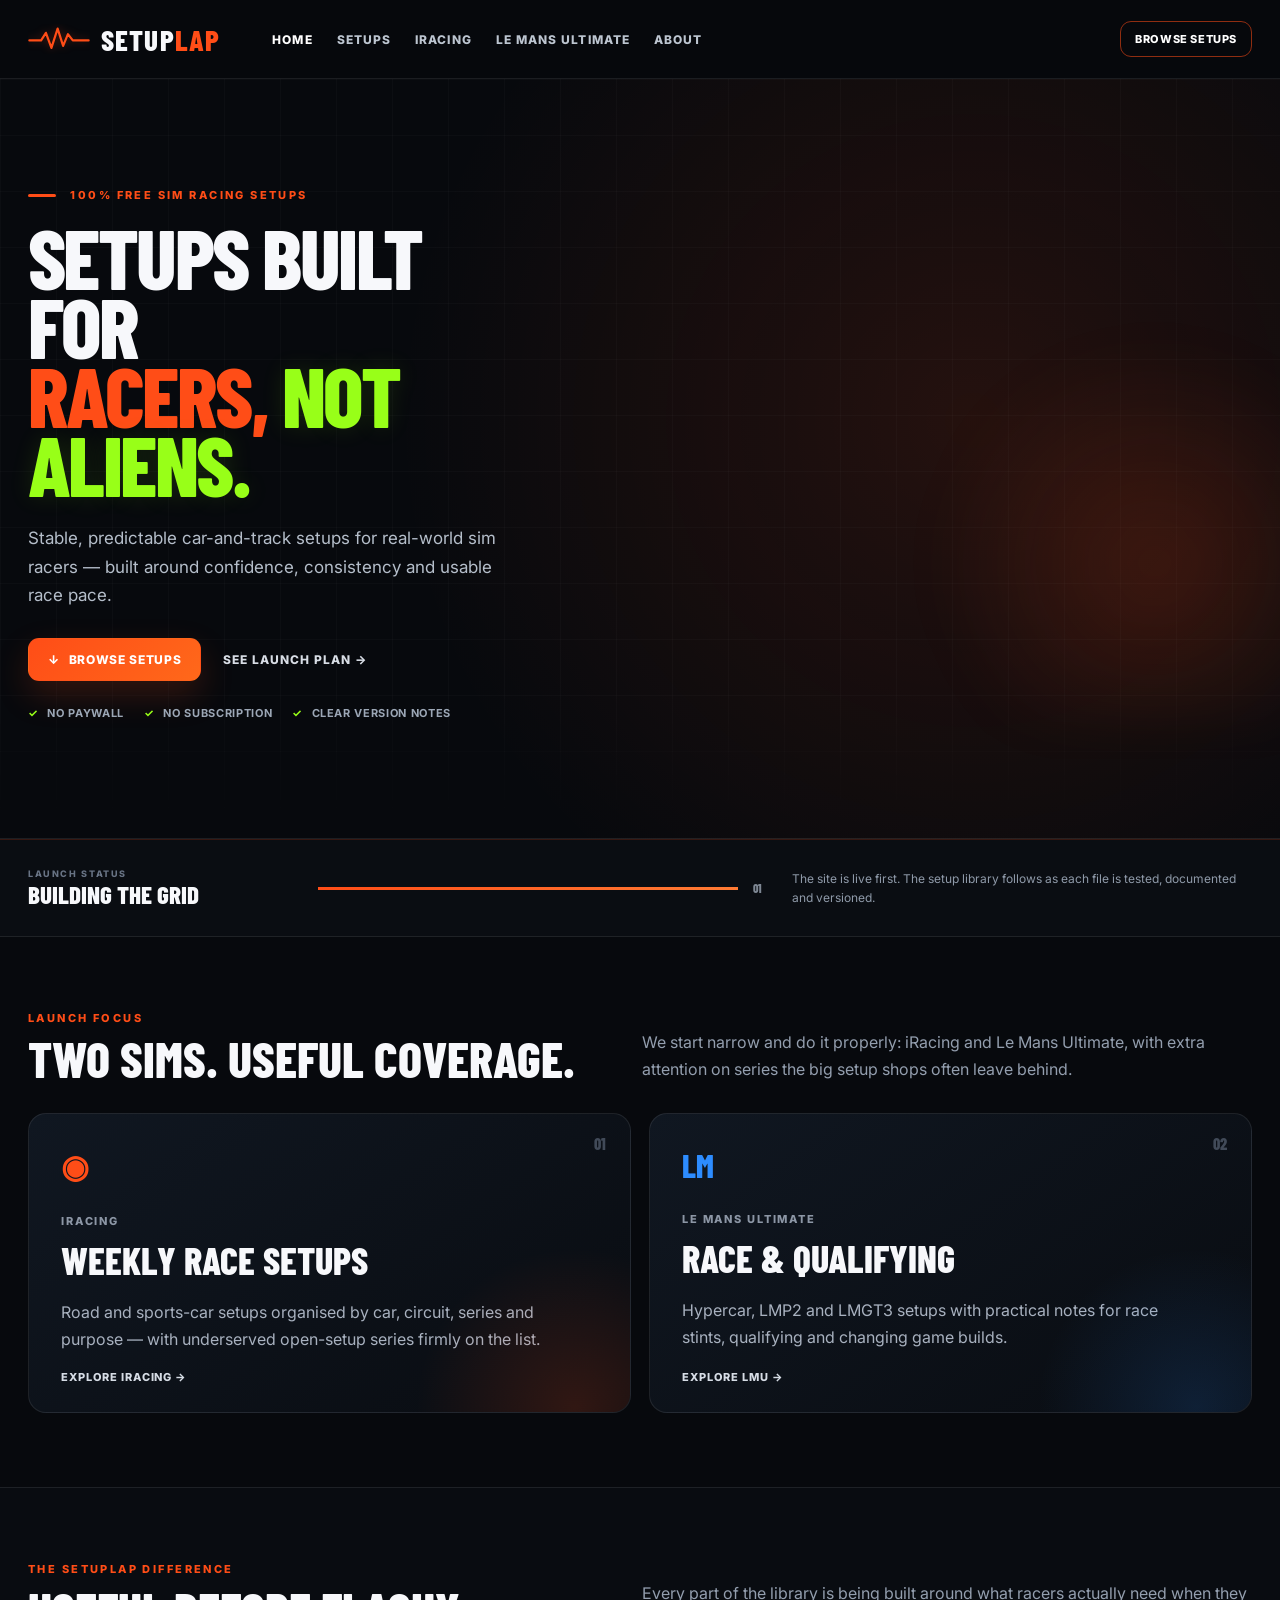
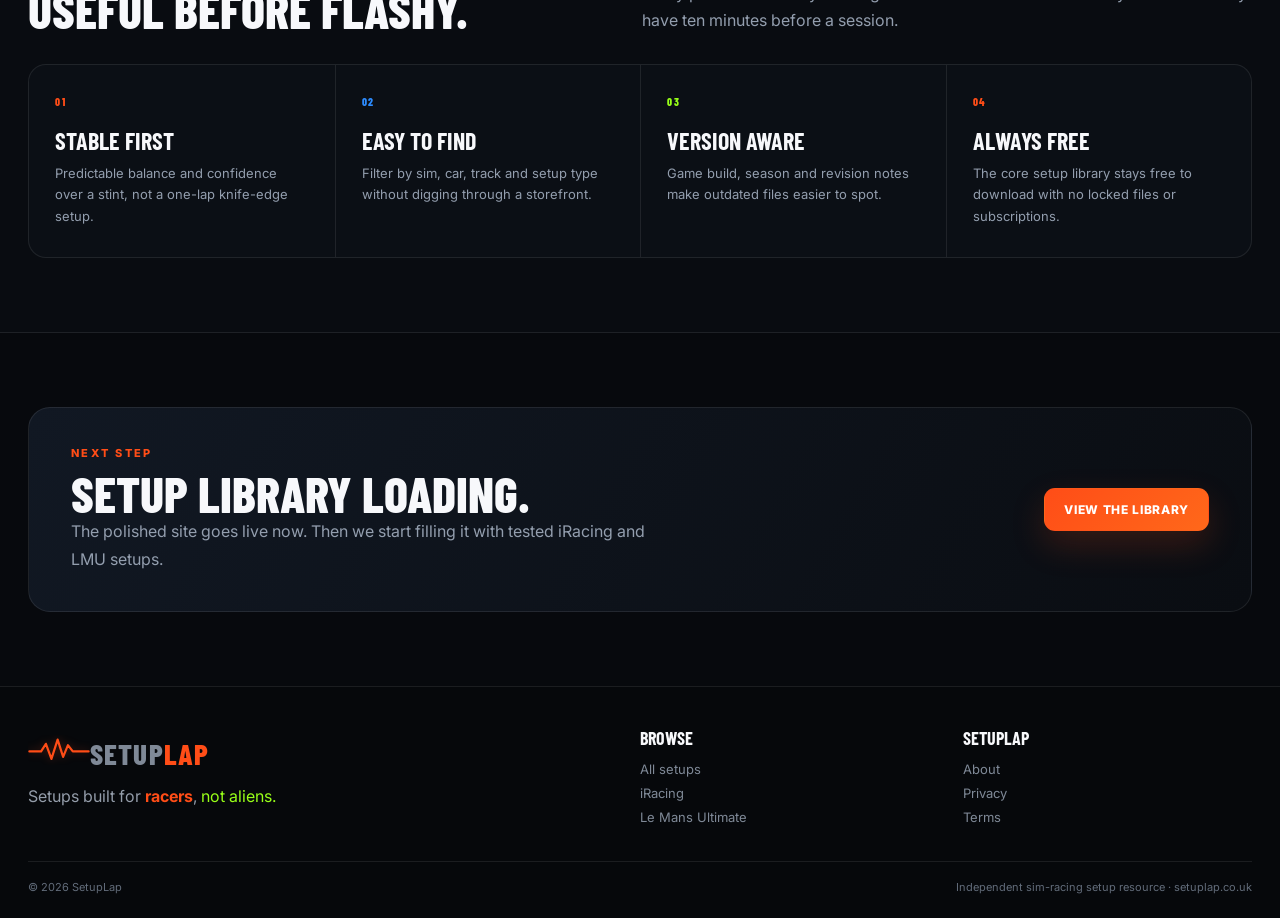
<file: index.html>
<!doctype html><html lang="en-GB"><head><meta charset="utf-8"><meta name="viewport" content="width=device-width,initial-scale=1"><title>SetupLap — Free iRacing & Le Mans Ultimate Setups</title><meta name="description" content="Free iRacing and Le Mans Ultimate setups built for consistency, confidence and real race pace. Setups built for racers, not aliens."><link rel="canonical" href="https://setuplap.co.uk/"><link rel="icon" href="favicon.svg" type="image/svg+xml"><meta name="theme-color" content="#07090d"><meta property="og:title" content="SetupLap — Setups built for racers, not aliens."><meta property="og:description" content="Free sim racing setups for iRacing and Le Mans Ultimate."><meta property="og:type" content="website"><meta property="og:url" content="https://setuplap.co.uk/"><meta name="twitter:card" content="summary"><meta name="twitter:title" content="SetupLap — Setups built for racers, not aliens."><meta name="twitter:description" content="Free iRacing and Le Mans Ultimate setups built for real racers."><link rel="stylesheet" href="styles.css"><link rel="stylesheet" href="hero-refresh.css"></head><body>
<header class="site-header"><div class="wrap nav"><a class="brand" href="index.html" aria-label="SetupLap home"><svg viewBox="0 0 90 34"><path d="M2 19h17l7-11 8 22 9-28 8 25 7-17 7 9h23"/></svg><strong>SETUP<span>LAP</span></strong></a><nav class="nav-links"><a class="active" href="index.html">Home</a><a href="browse.html">Setups</a><a href="iracing.html">iRacing</a><a href="lmu.html">Le Mans Ultimate</a><a href="about.html">About</a></nav><div class="nav-actions"><a class="btn compact" href="browse.html">Browse setups</a><button class="mobile-toggle" aria-label="Open menu">☰</button></div></div></header>
<main>
<section class="hero hero-polished"><div class="hero-tracklines"></div><div class="wrap hero-inner"><div class="hero-content"><div class="eyebrow"><i></i> 100% free sim racing setups</div><h1>Setups built for<br><span class="racers">racers,</span> <span class="aliens">not aliens.</span></h1><p class="hero-copy">Stable, predictable car-and-track setups for real-world sim racers — built around confidence, consistency and usable race pace.</p><div class="hero-actions"><a class="btn primary" href="browse.html"><span>↓</span> Browse setups</a><a class="text-link" href="#launch">See launch plan →</a></div><div class="trust-row"><span><b>✓</b> No paywall</span><span><b>✓</b> No subscription</span><span><b>✓</b> Clear version notes</span></div></div><div class="hero-visual"><div class="hero-art-wrap"><picture><source srcset="hero-photo-hq.webp?v=4" type="image/webp"><img class="hero-art" src="hero-photo.jpg?v=4" alt="Dark GT race car at sunset with SUL-P1 rear marking" fetchpriority="high" decoding="async"></picture></div></div></div></section>
<section class="launch-strip"><div class="wrap launch-grid"><div><span class="micro">Launch status</span><strong>BUILDING THE GRID</strong></div><div class="launch-line"><i></i><b>01</b></div><div class="launch-copy">The site is live first. The setup library follows as each file is tested, documented and versioned.</div></div></section>
<section class="section" id="launch"><div class="wrap"><div class="section-head"><div><div class="eyebrow">Launch focus</div><h2>Two sims. Useful coverage.</h2></div><p>We start narrow and do it properly: iRacing and Le Mans Ultimate, with extra attention on series the big setup shops often leave behind.</p></div><div class="sim-grid polished"><a class="sim-card iracing" href="iracing.html"><div class="sim-number">01</div><div class="sim-icon">◉</div><div class="sim-kicker">iRacing</div><h3>Weekly race setups</h3><p>Road and sports-car setups organised by car, circuit, series and purpose — with underserved open-setup series firmly on the list.</p><div class="card-link">Explore iRacing →</div></a><a class="sim-card lmu" href="lmu.html"><div class="sim-number">02</div><div class="sim-icon blue">LM</div><div class="sim-kicker">Le Mans Ultimate</div><h3>Race & qualifying</h3><p>Hypercar, LMP2 and LMGT3 setups with practical notes for race stints, qualifying and changing game builds.</p><div class="card-link">Explore LMU →</div></a></div></div></section>
<section class="section dark-band"><div class="wrap"><div class="section-head"><div><div class="eyebrow">The SetupLap difference</div><h2>Useful before flashy.</h2></div><p>Every part of the library is being built around what racers actually need when they have ten minutes before a session.</p></div><div class="feature-row clean"><div class="feature"><div class="feature-num">01</div><b>Stable first</b><p>Predictable balance and confidence over a stint, not a one-lap knife-edge setup.</p></div><div class="feature"><div class="feature-num blue">02</div><b>Easy to find</b><p>Filter by sim, car, track and setup type without digging through a storefront.</p></div><div class="feature"><div class="feature-num green">03</div><b>Version aware</b><p>Game build, season and revision notes make outdated files easier to spot.</p></div><div class="feature"><div class="feature-num">04</div><b>Always free</b><p>The core setup library stays free to download with no locked files or subscriptions.</p></div></div></div></section>
<section class="section"><div class="wrap launch-cta"><div><div class="eyebrow">Next step</div><h2>Setup library loading.</h2><p>The polished site goes live now. Then we start filling it with tested iRacing and LMU setups.</p></div><a class="btn primary" href="browse.html">View the library</a></div></section>
</main>
<footer class="site-footer"><div class="wrap"><div class="footer-grid"><div><a class="brand" href="index.html"><svg viewBox="0 0 90 34"><path d="M2 19h17l7-11 8 22 9-28 8 25 7-17 7 9h23"/></svg><strong>SETUP<span>LAP</span></strong></a><p class="footer-tag">Setups built for <b>racers</b>, <em>not aliens.</em></p></div><div><h4>Browse</h4><a href="browse.html">All setups</a><a href="iracing.html">iRacing</a><a href="lmu.html">Le Mans Ultimate</a></div><div><h4>SetupLap</h4><a href="about.html">About</a><a href="privacy.html">Privacy</a><a href="terms.html">Terms</a></div></div><div class="footer-bottom"><span>© 2026 SetupLap</span><span>Independent sim-racing setup resource · setuplap.co.uk</span></div></div></footer><script src="app.js"></script></body></html>
</file>
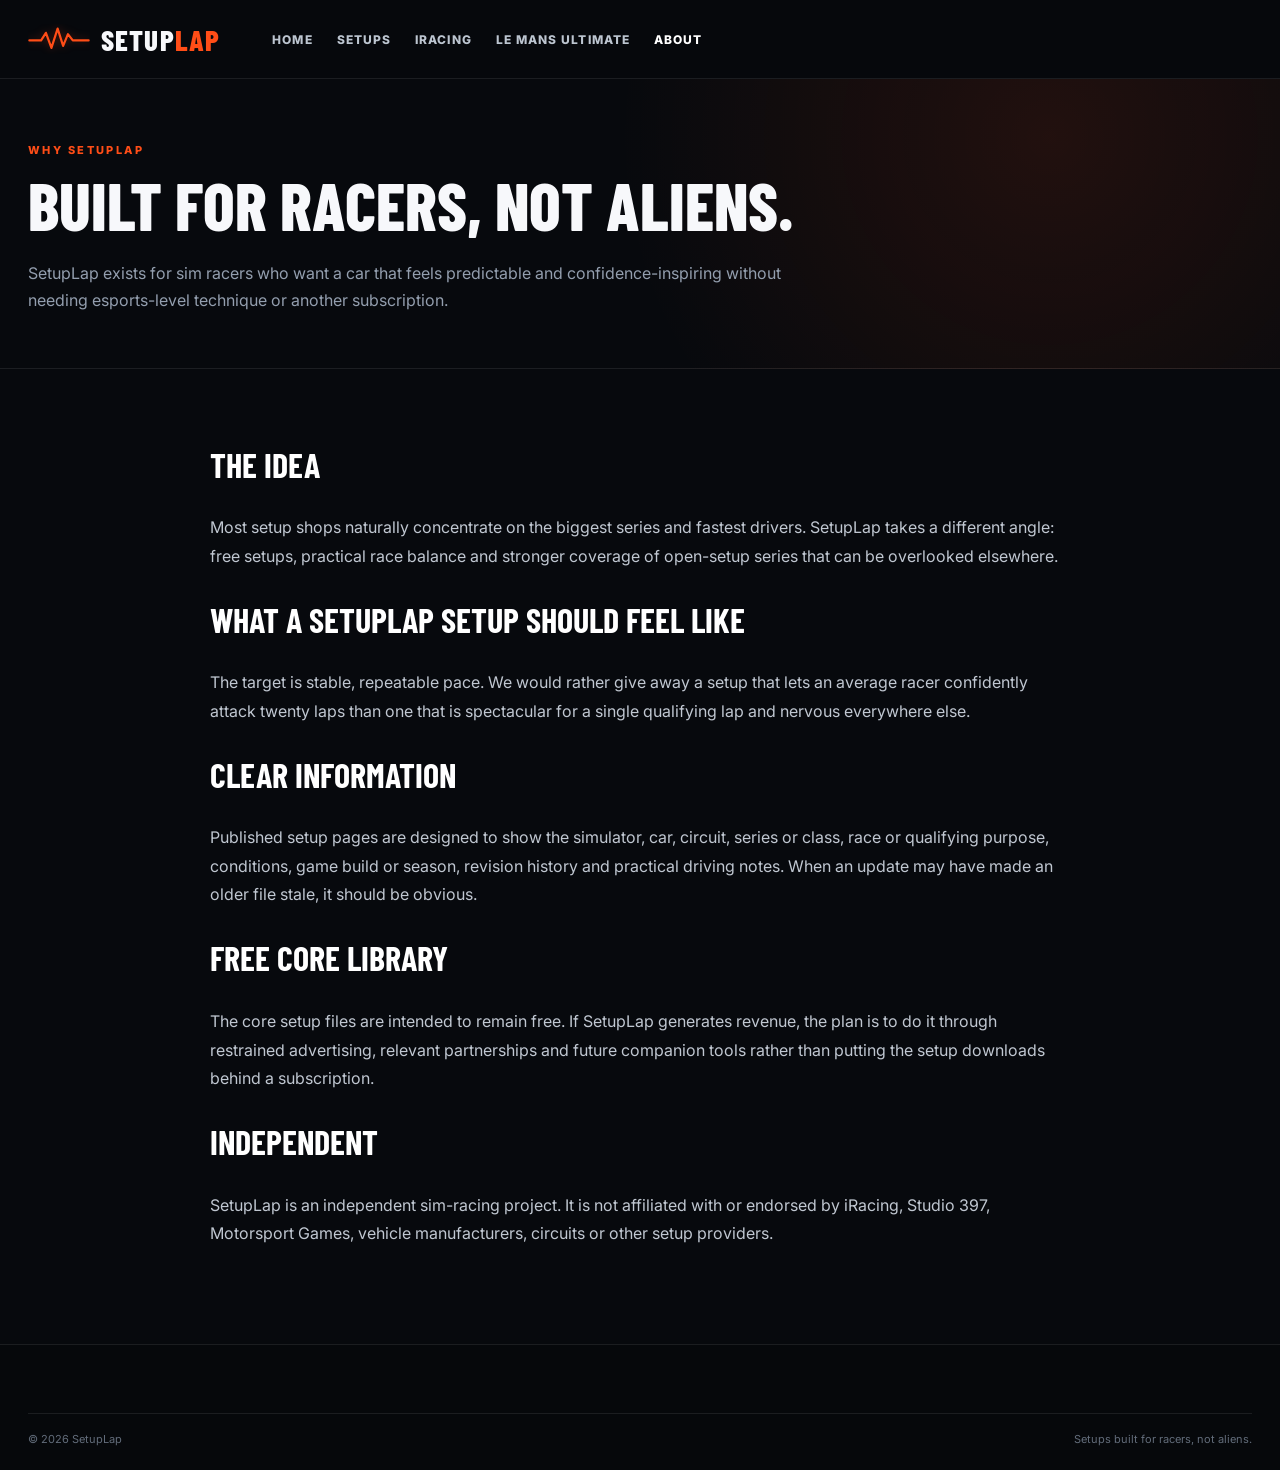
<file: about.html>
<!doctype html><html lang="en-GB"><head><meta charset="utf-8"><meta name="viewport" content="width=device-width,initial-scale=1"><title>About SetupLap — Setups for Real Racers</title><meta name="description" content="Why SetupLap exists: free, practical iRacing and Le Mans Ultimate setups built for confidence, consistency and race pace."><link rel="canonical" href="https://setuplap.co.uk/about.html"><link rel="icon" href="favicon.svg" type="image/svg+xml"><link rel="stylesheet" href="styles.css"></head><body><header class="site-header"><div class="wrap nav"><a class="brand" href="index.html"><svg viewBox="0 0 90 34"><path d="M2 19h17l7-11 8 22 9-28 8 25 7-17 7 9h23"/></svg><strong>SETUP<span>LAP</span></strong></a><nav class="nav-links"><a href="index.html">Home</a><a href="browse.html">Setups</a><a href="iracing.html">iRacing</a><a href="lmu.html">Le Mans Ultimate</a><a class="active" href="about.html">About</a></nav><button class="mobile-toggle" aria-label="Open menu">☰</button></div></header><section class="page-hero"><div class="wrap"><div class="eyebrow">Why SetupLap</div><h1>Built for racers, not aliens.</h1><p>SetupLap exists for sim racers who want a car that feels predictable and confidence-inspiring without needing esports-level technique or another subscription.</p></div></section><main class="wrap prose"><h2>The idea</h2><p>Most setup shops naturally concentrate on the biggest series and fastest drivers. SetupLap takes a different angle: free setups, practical race balance and stronger coverage of open-setup series that can be overlooked elsewhere.</p><h2>What a SetupLap setup should feel like</h2><p>The target is stable, repeatable pace. We would rather give away a setup that lets an average racer confidently attack twenty laps than one that is spectacular for a single qualifying lap and nervous everywhere else.</p><h2>Clear information</h2><p>Published setup pages are designed to show the simulator, car, circuit, series or class, race or qualifying purpose, conditions, game build or season, revision history and practical driving notes. When an update may have made an older file stale, it should be obvious.</p><h2>Free core library</h2><p>The core setup files are intended to remain free. If SetupLap generates revenue, the plan is to do it through restrained advertising, relevant partnerships and future companion tools rather than putting the setup downloads behind a subscription.</p><h2>Independent</h2><p>SetupLap is an independent sim-racing project. It is not affiliated with or endorsed by iRacing, Studio 397, Motorsport Games, vehicle manufacturers, circuits or other setup providers.</p></main><footer class="site-footer"><div class="wrap"><div class="footer-bottom"><span>© 2026 SetupLap</span><span>Setups built for racers, not aliens.</span></div></div></footer><script src="app.js"></script></body></html>
</file>
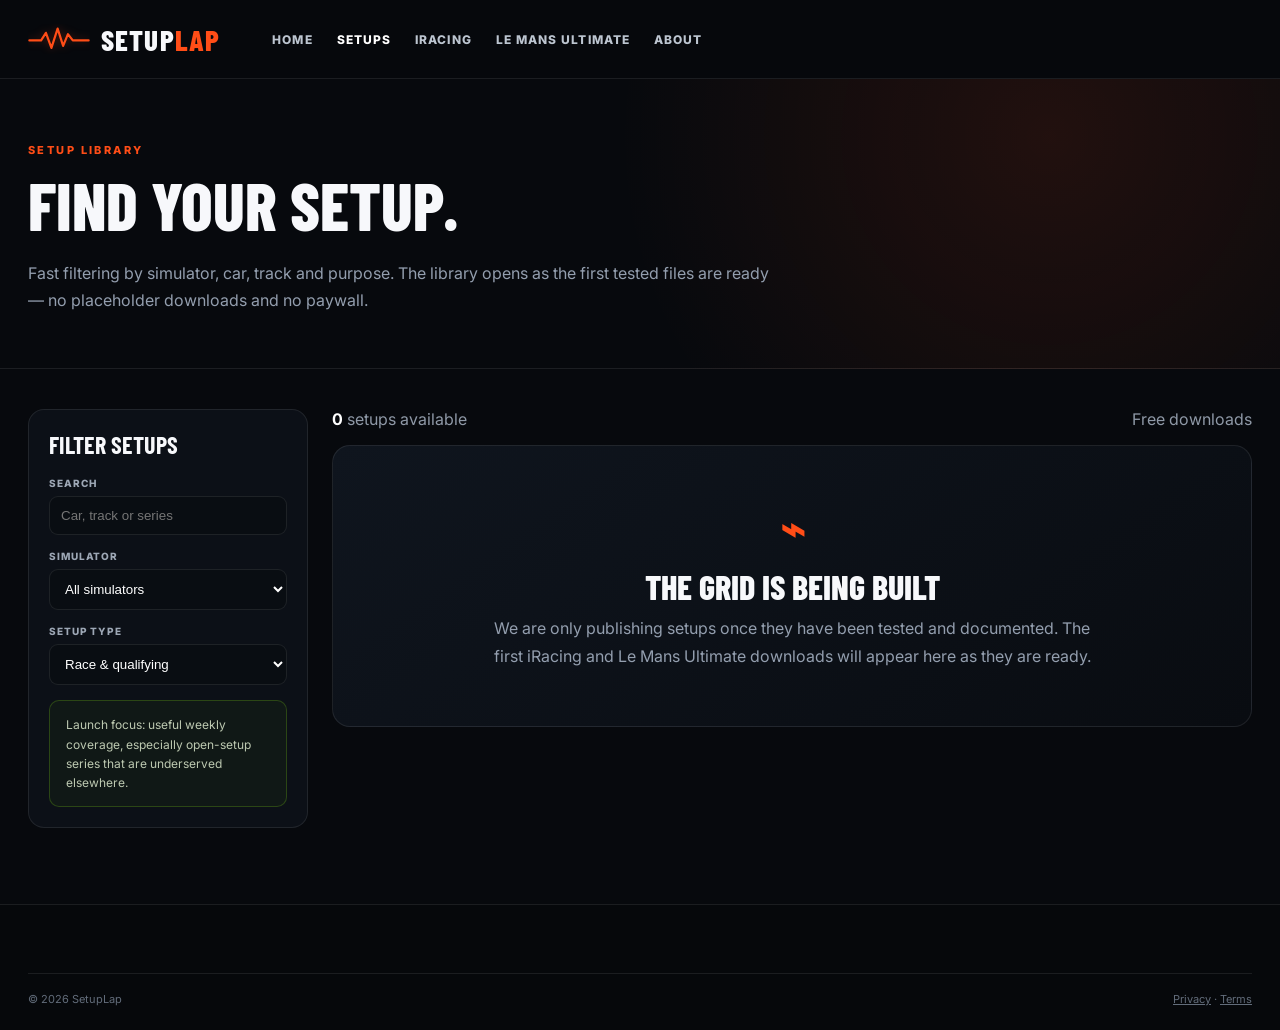
<file: browse.html>
<!doctype html><html lang="en-GB"><head><meta charset="utf-8"><meta name="viewport" content="width=device-width,initial-scale=1"><title>Browse Free Sim Racing Setups — SetupLap</title><meta name="description" content="Browse free iRacing and Le Mans Ultimate setups by simulator, car, track and setup type."><link rel="canonical" href="https://setuplap.co.uk/browse.html"><link rel="icon" href="favicon.svg" type="image/svg+xml"><meta name="theme-color" content="#07090d"><meta property="og:title" content="Browse Free Sim Racing Setups — SetupLap"><meta property="og:description" content="Find free iRacing and Le Mans Ultimate setups by car, track and purpose."><meta property="og:type" content="website"><link rel="stylesheet" href="styles.css"></head><body><header class="site-header"><div class="wrap nav"><a class="brand" href="index.html"><svg viewBox="0 0 90 34"><path d="M2 19h17l7-11 8 22 9-28 8 25 7-17 7 9h23"/></svg><strong>SETUP<span>LAP</span></strong></a><nav class="nav-links"><a href="index.html">Home</a><a class="active" href="browse.html">Setups</a><a href="iracing.html">iRacing</a><a href="lmu.html">Le Mans Ultimate</a><a href="about.html">About</a></nav><button class="mobile-toggle" aria-label="Open menu">☰</button></div></header><section class="page-hero"><div class="wrap"><div class="eyebrow">Setup library</div><h1>Find your setup.</h1><p>Fast filtering by simulator, car, track and purpose. The library opens as the first tested files are ready — no placeholder downloads and no paywall.</p></div></section><main class="wrap browse-layout"><aside class="filters"><h3>Filter setups</h3><div class="field"><label>Search</label><input id="q" placeholder="Car, track or series"></div><div class="field"><label>Simulator</label><select id="sim"><option value="">All simulators</option><option>iRacing</option><option>Le Mans Ultimate</option></select></div><div class="field"><label>Setup type</label><select id="type"><option value="">Race & qualifying</option><option>Race</option><option>Qualifying</option></select></div><div class="notice">Launch focus: useful weekly coverage, especially open-setup series that are underserved elsewhere.</div></aside><section><div class="results-bar"><div><strong data-count>0</strong> setups available</div><span>Free downloads</span></div><div class="browse-grid" data-results></div></section></main><footer class="site-footer"><div class="wrap"><div class="footer-bottom"><span>© 2026 SetupLap</span><span><a href="privacy.html">Privacy</a> · <a href="terms.html">Terms</a></span></div></div></footer><script src="app.js"></script><script>const p=new URLSearchParams(location.search);if(p.get('sim')){document.querySelector('#sim').value=p.get('sim');document.querySelector('#sim').dispatchEvent(new Event('change'))}</script></body></html>
</file>
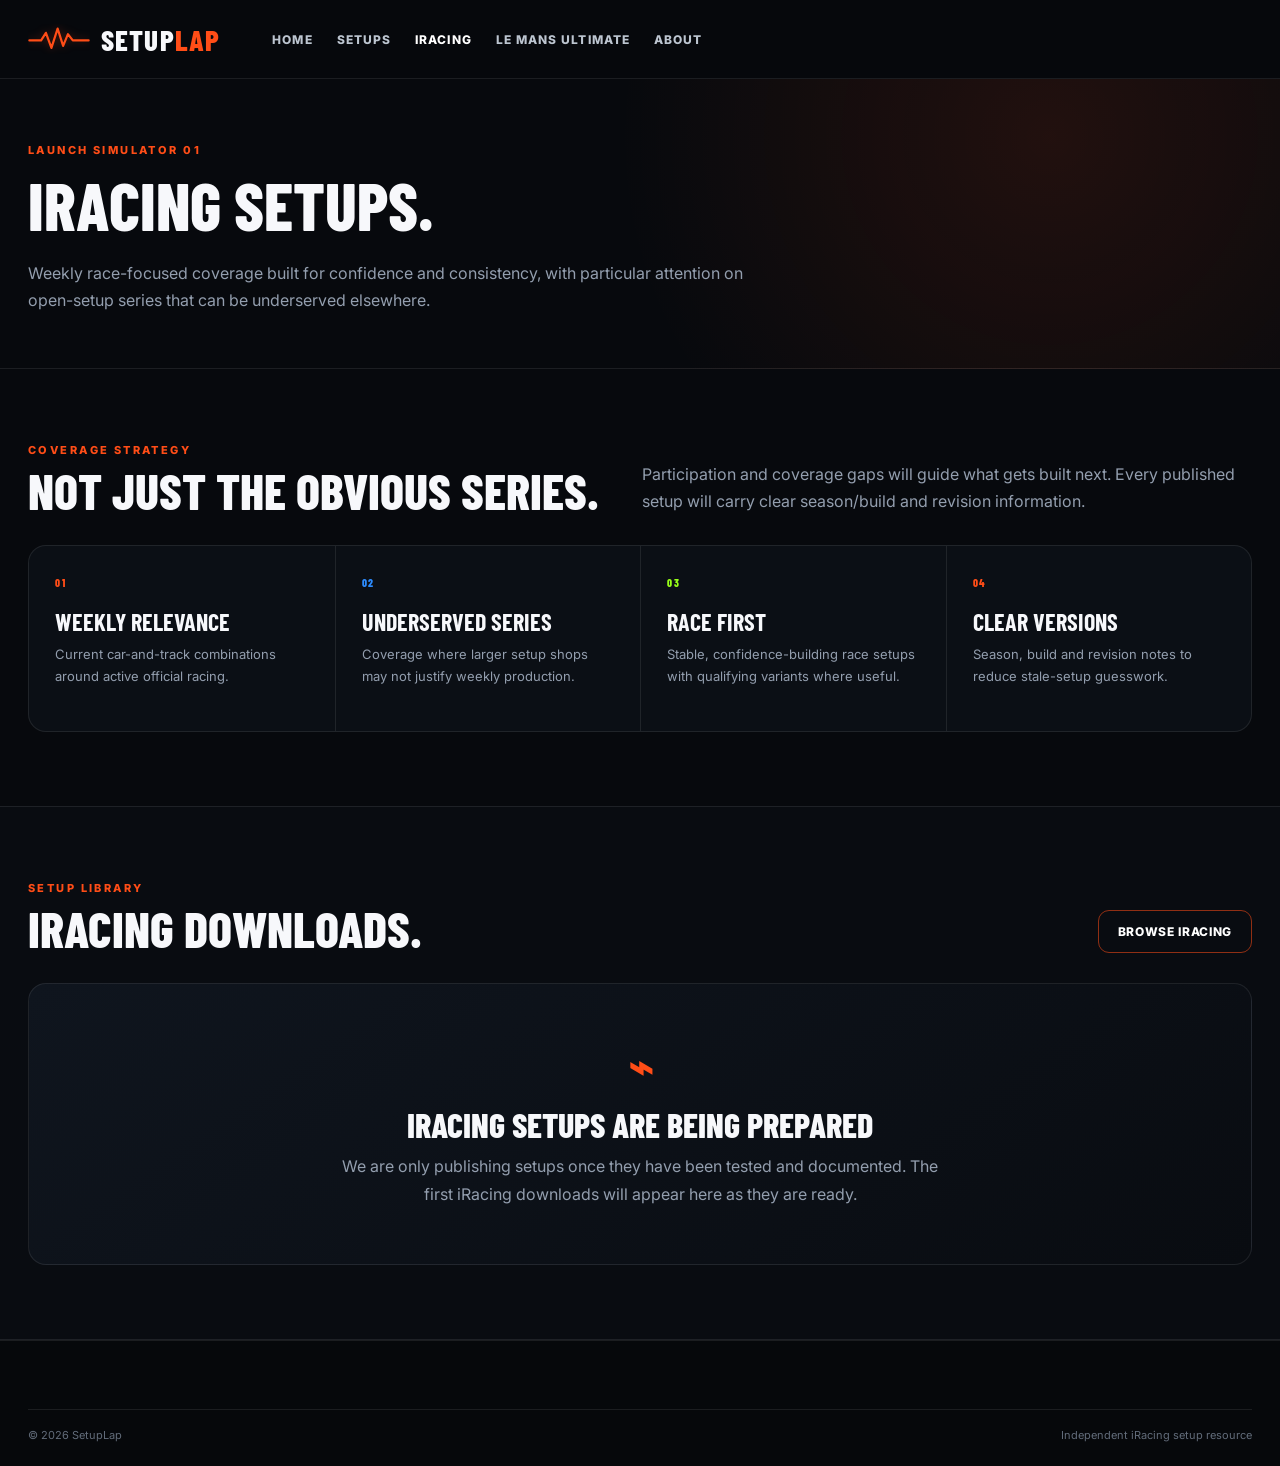
<file: iracing.html>
<!doctype html><html lang="en-GB"><head><meta charset="utf-8"><meta name="viewport" content="width=device-width,initial-scale=1"><title>Free iRacing Setups — SetupLap</title><meta name="description" content="Free iRacing setups focused on stable race pace, clear metadata and underserved open-setup series."><link rel="canonical" href="https://setuplap.co.uk/iracing.html"><link rel="icon" href="favicon.svg" type="image/svg+xml"><meta name="theme-color" content="#07090d"><meta property="og:title" content="Free iRacing Setups — SetupLap"><meta property="og:description" content="Stable, race-focused iRacing setups built for racers, not aliens."><meta property="og:type" content="website"><link rel="stylesheet" href="styles.css"></head><body data-sim="iRacing"><header class="site-header"><div class="wrap nav"><a class="brand" href="index.html"><svg viewBox="0 0 90 34"><path d="M2 19h17l7-11 8 22 9-28 8 25 7-17 7 9h23"/></svg><strong>SETUP<span>LAP</span></strong></a><nav class="nav-links"><a href="index.html">Home</a><a href="browse.html">Setups</a><a class="active" href="iracing.html">iRacing</a><a href="lmu.html">Le Mans Ultimate</a><a href="about.html">About</a></nav><button class="mobile-toggle" aria-label="Open menu">☰</button></div></header><section class="page-hero"><div class="wrap"><div class="eyebrow">Launch simulator 01</div><h1>iRacing setups.</h1><p>Weekly race-focused coverage built for confidence and consistency, with particular attention on open-setup series that can be underserved elsewhere.</p></div></section><main><section class="section"><div class="wrap"><div class="section-head"><div><div class="eyebrow">Coverage strategy</div><h2>Not just the obvious series.</h2></div><p>Participation and coverage gaps will guide what gets built next. Every published setup will carry clear season/build and revision information.</p></div><div class="feature-row clean"><div class="feature"><div class="feature-num">01</div><b>Weekly relevance</b><p>Current car-and-track combinations around active official racing.</p></div><div class="feature"><div class="feature-num blue">02</div><b>Underserved series</b><p>Coverage where larger setup shops may not justify weekly production.</p></div><div class="feature"><div class="feature-num green">03</div><b>Race first</b><p>Stable, confidence-building race setups with qualifying variants where useful.</p></div><div class="feature"><div class="feature-num">04</div><b>Clear versions</b><p>Season, build and revision notes to reduce stale-setup guesswork.</p></div></div></div></section><section class="section dark-band"><div class="wrap"><div class="section-head"><div><div class="eyebrow">Setup library</div><h2>iRacing downloads.</h2></div><a class="btn ghost" href="browse.html?sim=iRacing">Browse iRacing</a></div><div class="latest-grid" data-sim-results></div></div></section></main><footer class="site-footer"><div class="wrap"><div class="footer-bottom"><span>© 2026 SetupLap</span><span>Independent iRacing setup resource</span></div></div></footer><script src="app.js"></script></body></html>
</file>
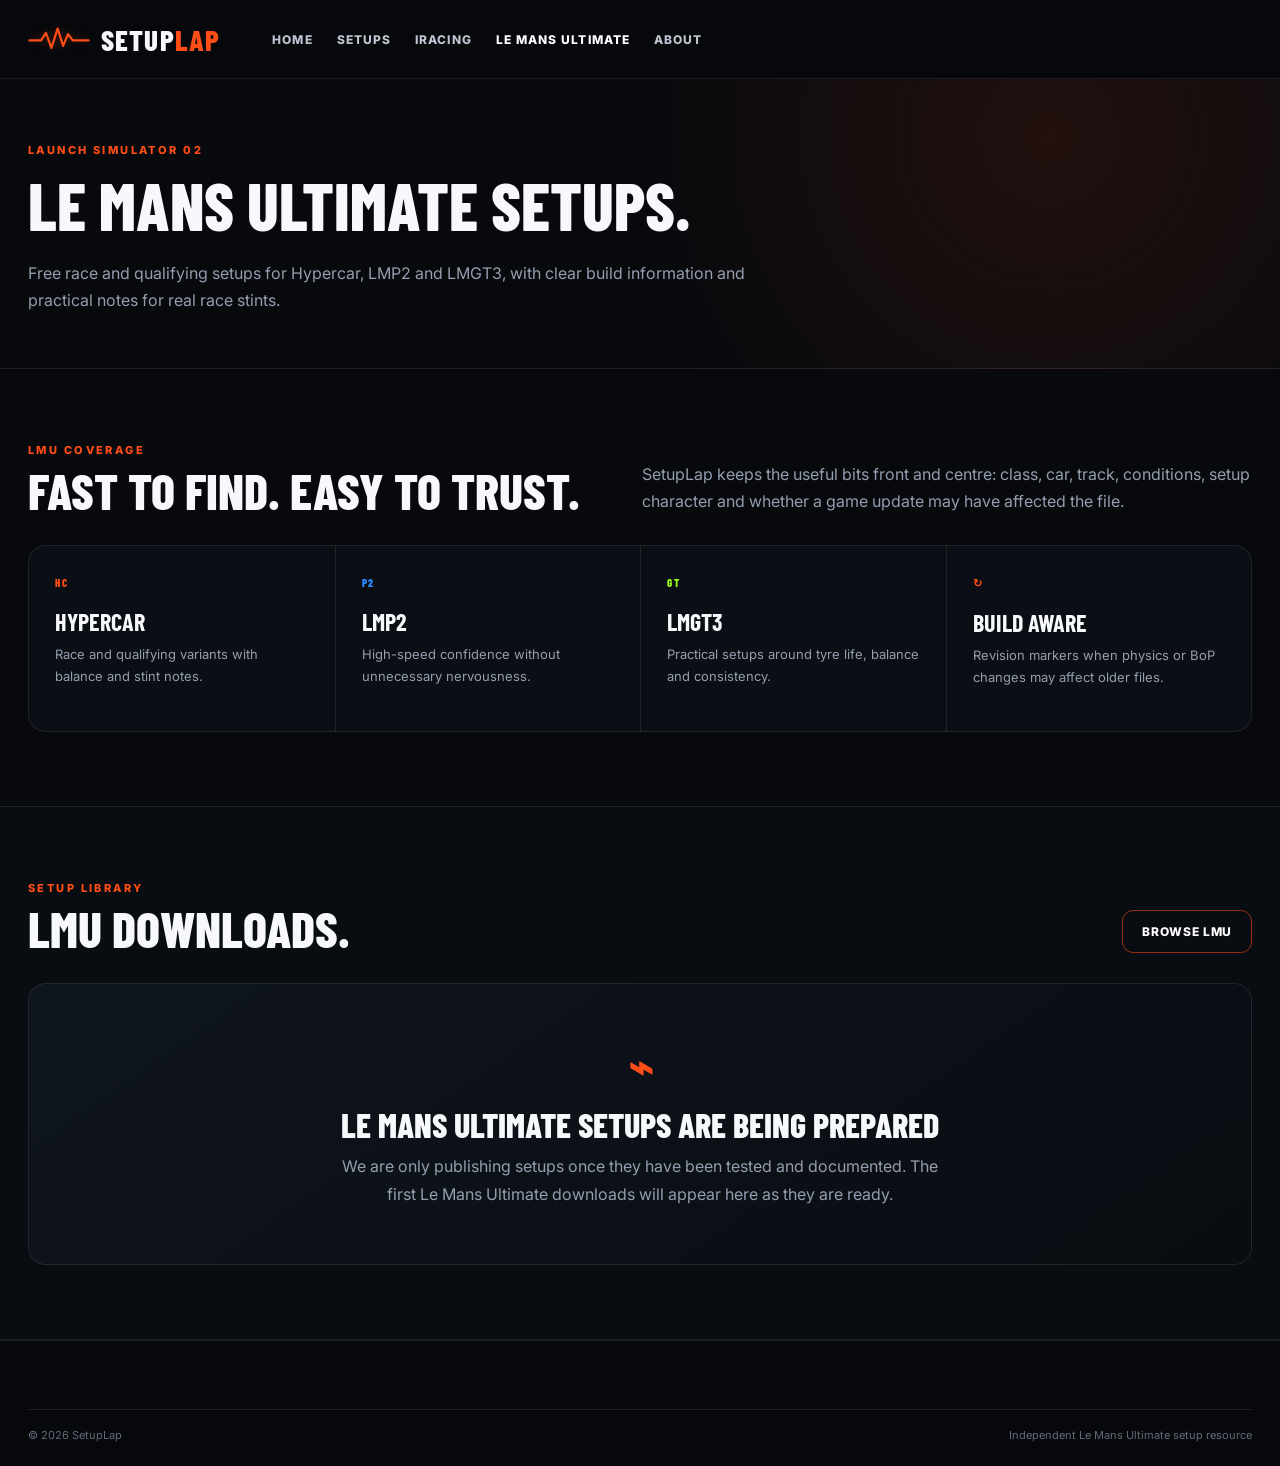
<file: lmu.html>
<!doctype html><html lang="en-GB"><head><meta charset="utf-8"><meta name="viewport" content="width=device-width,initial-scale=1"><title>Free Le Mans Ultimate Setups — SetupLap</title><meta name="description" content="Free Le Mans Ultimate setups for Hypercar, LMP2 and LMGT3 with practical race and qualifying notes."><link rel="canonical" href="https://setuplap.co.uk/lmu.html"><link rel="icon" href="favicon.svg" type="image/svg+xml"><meta name="theme-color" content="#07090d"><meta property="og:title" content="Free Le Mans Ultimate Setups — SetupLap"><meta property="og:description" content="Stable race and qualifying setups for Hypercar, LMP2 and LMGT3."><meta property="og:type" content="website"><link rel="stylesheet" href="styles.css"></head><body data-sim="Le Mans Ultimate"><header class="site-header"><div class="wrap nav"><a class="brand" href="index.html"><svg viewBox="0 0 90 34"><path d="M2 19h17l7-11 8 22 9-28 8 25 7-17 7 9h23"/></svg><strong>SETUP<span>LAP</span></strong></a><nav class="nav-links"><a href="index.html">Home</a><a href="browse.html">Setups</a><a href="iracing.html">iRacing</a><a class="active" href="lmu.html">Le Mans Ultimate</a><a href="about.html">About</a></nav><button class="mobile-toggle" aria-label="Open menu">☰</button></div></header><section class="page-hero"><div class="wrap"><div class="eyebrow">Launch simulator 02</div><h1>Le Mans Ultimate setups.</h1><p>Free race and qualifying setups for Hypercar, LMP2 and LMGT3, with clear build information and practical notes for real race stints.</p></div></section><main><section class="section"><div class="wrap"><div class="section-head"><div><div class="eyebrow">LMU coverage</div><h2>Fast to find. Easy to trust.</h2></div><p>SetupLap keeps the useful bits front and centre: class, car, track, conditions, setup character and whether a game update may have affected the file.</p></div><div class="feature-row clean"><div class="feature"><div class="feature-num">HC</div><b>Hypercar</b><p>Race and qualifying variants with balance and stint notes.</p></div><div class="feature"><div class="feature-num blue">P2</div><b>LMP2</b><p>High-speed confidence without unnecessary nervousness.</p></div><div class="feature"><div class="feature-num green">GT</div><b>LMGT3</b><p>Practical setups around tyre life, balance and consistency.</p></div><div class="feature"><div class="feature-num">↻</div><b>Build aware</b><p>Revision markers when physics or BoP changes may affect older files.</p></div></div></div></section><section class="section dark-band"><div class="wrap"><div class="section-head"><div><div class="eyebrow">Setup library</div><h2>LMU downloads.</h2></div><a class="btn ghost" href="browse.html?sim=Le%20Mans%20Ultimate">Browse LMU</a></div><div class="latest-grid" data-sim-results></div></div></section></main><footer class="site-footer"><div class="wrap"><div class="footer-bottom"><span>© 2026 SetupLap</span><span>Independent Le Mans Ultimate setup resource</span></div></div></footer><script src="app.js"></script></body></html>
</file>
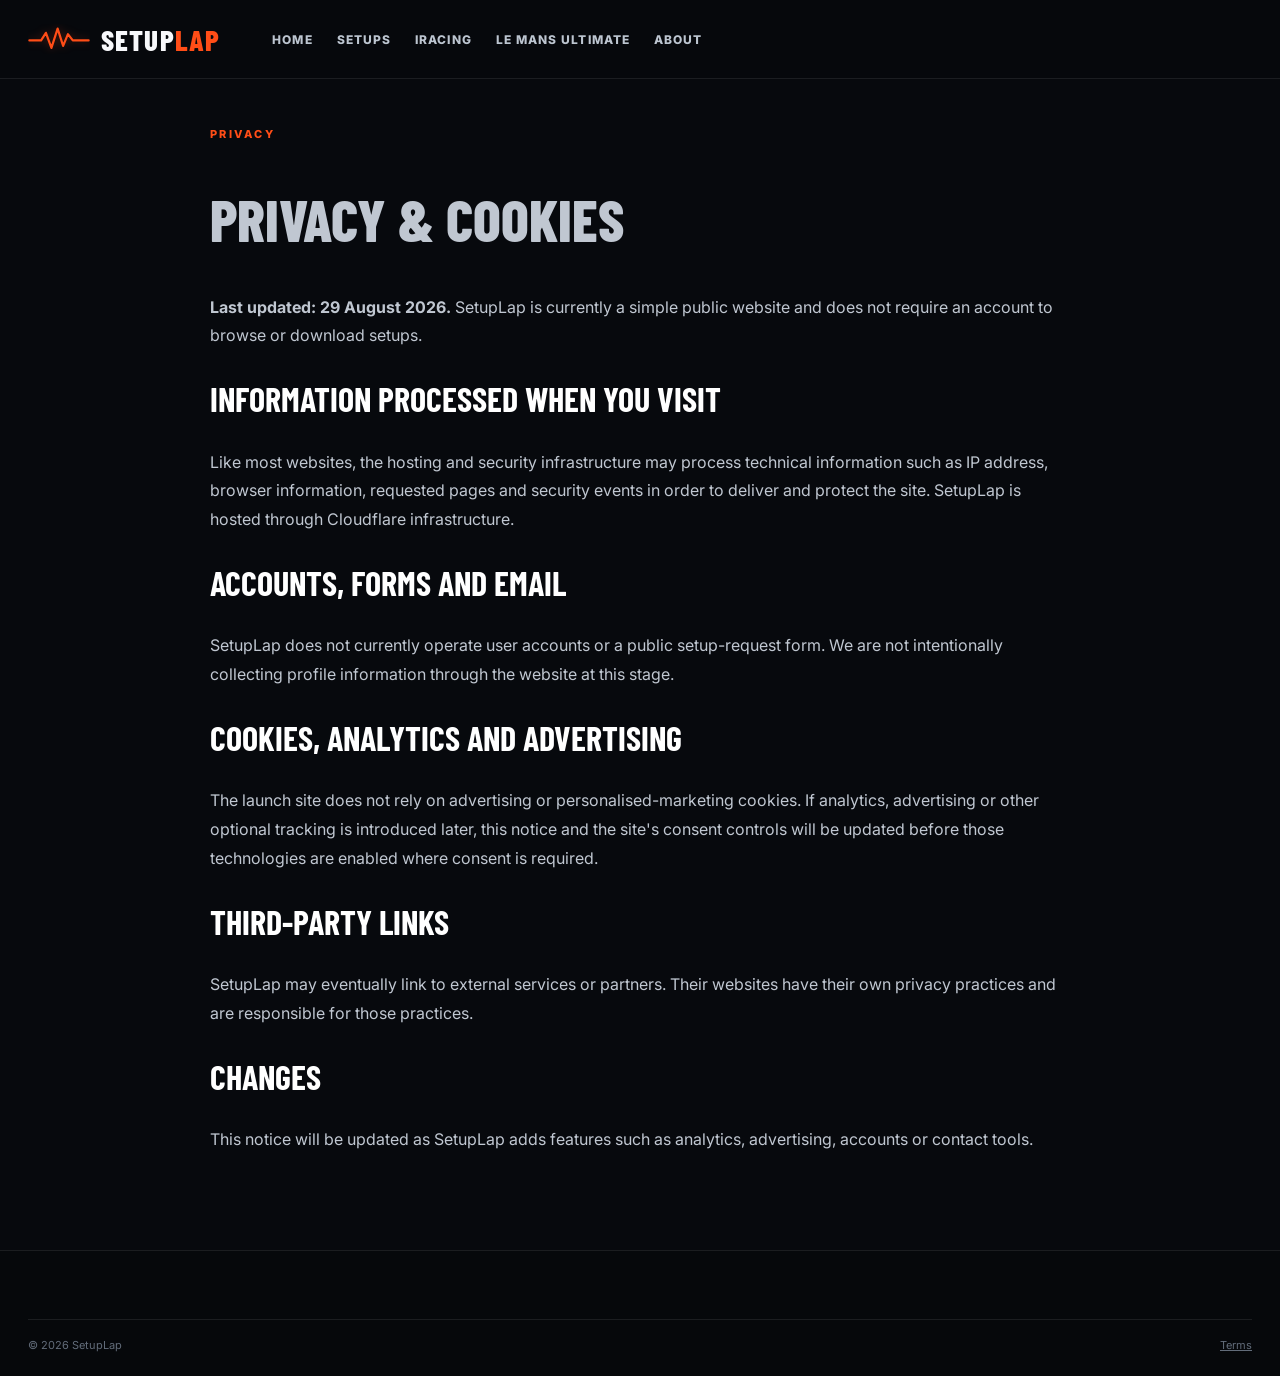
<file: privacy.html>
<!doctype html><html lang="en-GB"><head><meta charset="utf-8"><meta name="viewport" content="width=device-width,initial-scale=1"><title>Privacy & Cookies — SetupLap</title><meta name="description" content="SetupLap privacy and cookie information."><link rel="canonical" href="https://setuplap.co.uk/privacy.html"><link rel="icon" href="favicon.svg" type="image/svg+xml"><link rel="stylesheet" href="styles.css"></head><body><header class="site-header"><div class="wrap nav"><a class="brand" href="index.html"><svg viewBox="0 0 90 34"><path d="M2 19h17l7-11 8 22 9-28 8 25 7-17 7 9h23"/></svg><strong>SETUP<span>LAP</span></strong></a><nav class="nav-links"><a href="index.html">Home</a><a href="browse.html">Setups</a><a href="iracing.html">iRacing</a><a href="lmu.html">Le Mans Ultimate</a><a href="about.html">About</a></nav></div></header><main class="wrap prose"><div class="eyebrow">Privacy</div><h1 style="font:800 58px 'Barlow Condensed';text-transform:uppercase">Privacy & cookies</h1><p><strong>Last updated: 29 August 2026.</strong> SetupLap is currently a simple public website and does not require an account to browse or download setups.</p><h2>Information processed when you visit</h2><p>Like most websites, the hosting and security infrastructure may process technical information such as IP address, browser information, requested pages and security events in order to deliver and protect the site. SetupLap is hosted through Cloudflare infrastructure.</p><h2>Accounts, forms and email</h2><p>SetupLap does not currently operate user accounts or a public setup-request form. We are not intentionally collecting profile information through the website at this stage.</p><h2>Cookies, analytics and advertising</h2><p>The launch site does not rely on advertising or personalised-marketing cookies. If analytics, advertising or other optional tracking is introduced later, this notice and the site's consent controls will be updated before those technologies are enabled where consent is required.</p><h2>Third-party links</h2><p>SetupLap may eventually link to external services or partners. Their websites have their own privacy practices and are responsible for those practices.</p><h2>Changes</h2><p>This notice will be updated as SetupLap adds features such as analytics, advertising, accounts or contact tools.</p></main><footer class="site-footer"><div class="wrap"><div class="footer-bottom"><span>© 2026 SetupLap</span><span><a href="terms.html">Terms</a></span></div></div></footer></body></html>
</file>
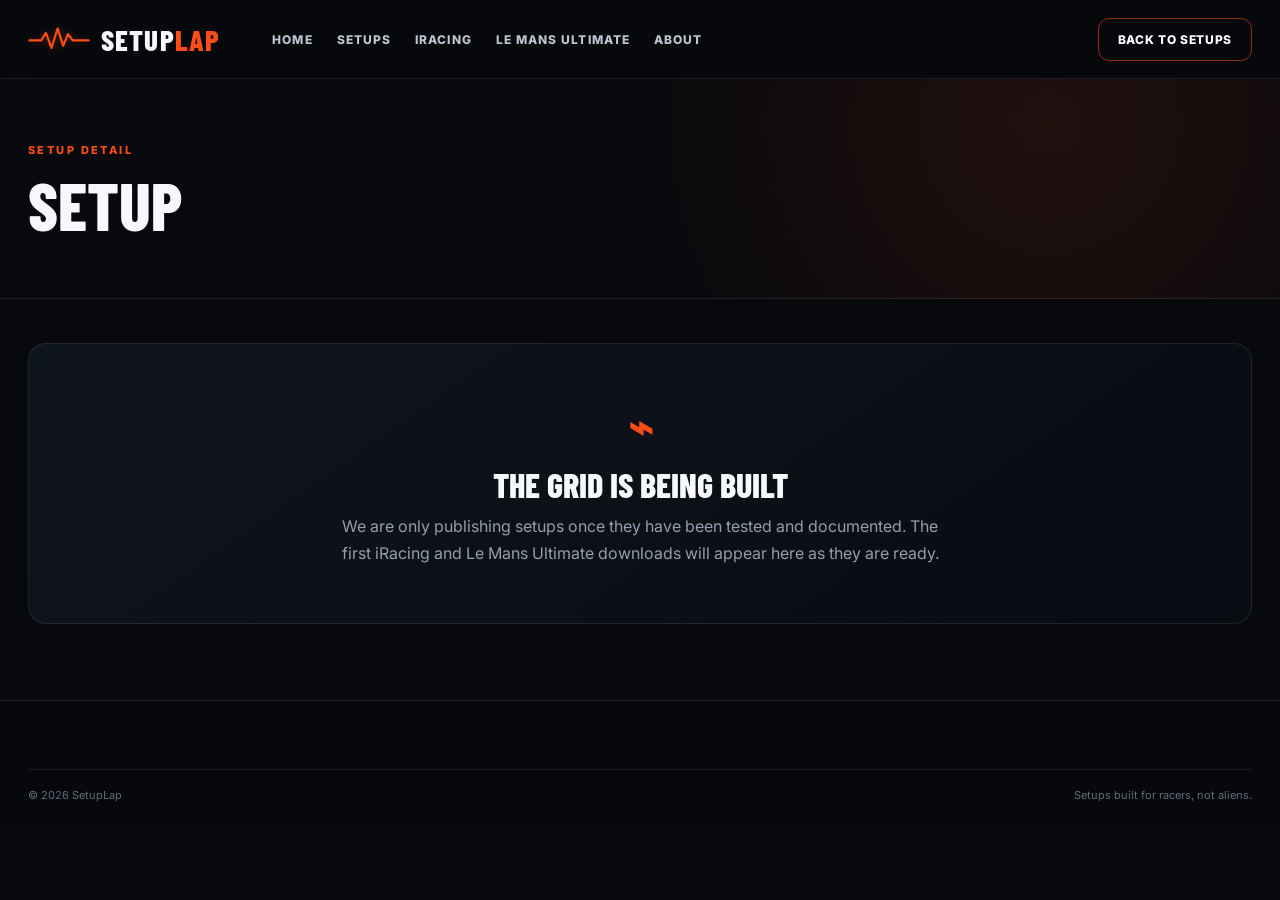
<file: setup.html>
<!doctype html><html lang="en-GB"><head><meta charset="utf-8"><meta name="viewport" content="width=device-width,initial-scale=1"><title>Setup Details — SetupLap</title><meta name="description" content="Detailed free sim racing setup page with version, conditions, notes and download information."><meta name="robots" content="noindex,follow"><link rel="icon" href="favicon.svg" type="image/svg+xml"><link rel="stylesheet" href="styles.css"></head><body><header class="site-header"><div class="wrap nav"><a class="brand" href="index.html"><svg viewBox="0 0 90 34"><path d="M2 19h17l7-11 8 22 9-28 8 25 7-17 7 9h23"/></svg><strong>SETUP<span>LAP</span></strong></a><nav class="nav-links"><a href="index.html">Home</a><a href="browse.html">Setups</a><a href="iracing.html">iRacing</a><a href="lmu.html">Le Mans Ultimate</a><a href="about.html">About</a></nav><div class="nav-actions"><a class="btn ghost" href="browse.html">Back to setups</a><button class="mobile-toggle" aria-label="Open menu">☰</button></div></div></header><section class="page-hero"><div class="wrap"><div class="eyebrow">Setup detail</div><h1 data-title>Setup</h1><p data-sub></p></div></section><main class="wrap detail-grid" data-detail></main><footer class="site-footer"><div class="wrap"><div class="footer-bottom"><span>© 2026 SetupLap</span><span>Setups built for racers, not aliens.</span></div></div></footer><script src="app.js"></script></body></html>
</file>
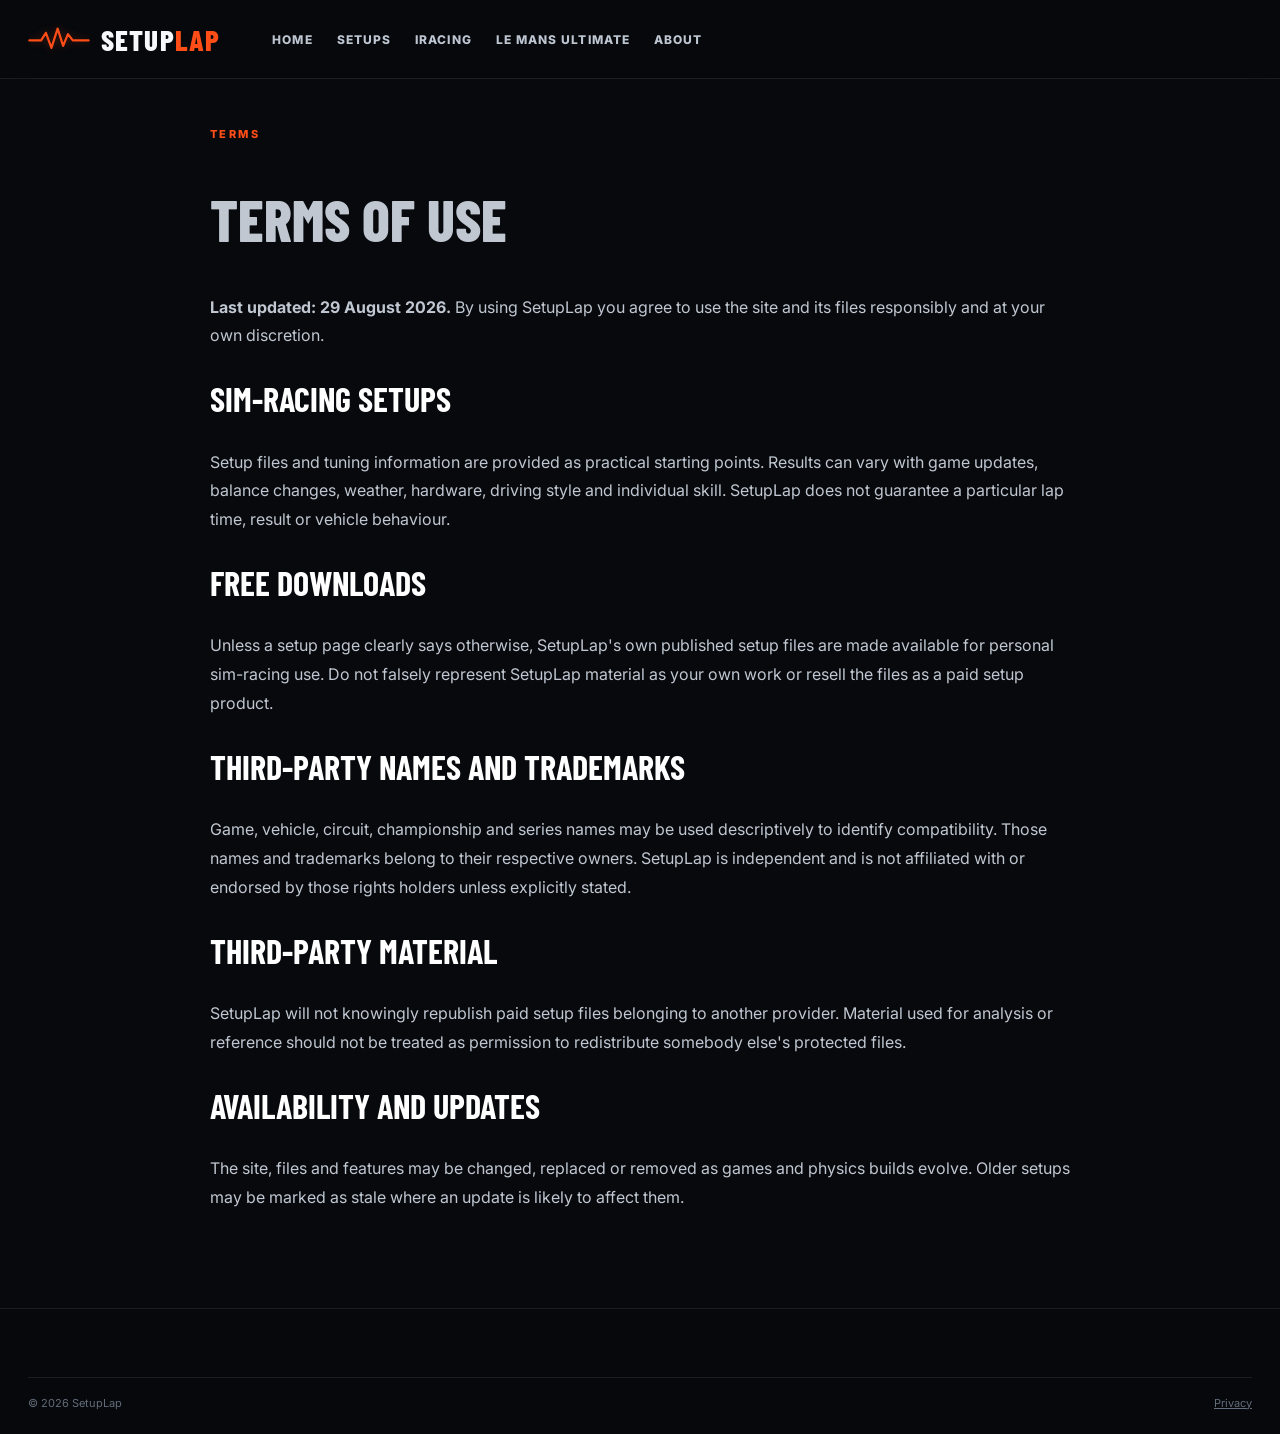
<file: terms.html>
<!doctype html><html lang="en-GB"><head><meta charset="utf-8"><meta name="viewport" content="width=device-width,initial-scale=1"><title>Terms of Use — SetupLap</title><meta name="description" content="Terms for using SetupLap and its free sim-racing setup files."><link rel="canonical" href="https://setuplap.co.uk/terms.html"><link rel="icon" href="favicon.svg" type="image/svg+xml"><link rel="stylesheet" href="styles.css"></head><body><header class="site-header"><div class="wrap nav"><a class="brand" href="index.html"><svg viewBox="0 0 90 34"><path d="M2 19h17l7-11 8 22 9-28 8 25 7-17 7 9h23"/></svg><strong>SETUP<span>LAP</span></strong></a><nav class="nav-links"><a href="index.html">Home</a><a href="browse.html">Setups</a><a href="iracing.html">iRacing</a><a href="lmu.html">Le Mans Ultimate</a><a href="about.html">About</a></nav></div></header><main class="wrap prose"><div class="eyebrow">Terms</div><h1 style="font:800 58px 'Barlow Condensed';text-transform:uppercase">Terms of use</h1><p><strong>Last updated: 29 August 2026.</strong> By using SetupLap you agree to use the site and its files responsibly and at your own discretion.</p><h2>Sim-racing setups</h2><p>Setup files and tuning information are provided as practical starting points. Results can vary with game updates, balance changes, weather, hardware, driving style and individual skill. SetupLap does not guarantee a particular lap time, result or vehicle behaviour.</p><h2>Free downloads</h2><p>Unless a setup page clearly says otherwise, SetupLap's own published setup files are made available for personal sim-racing use. Do not falsely represent SetupLap material as your own work or resell the files as a paid setup product.</p><h2>Third-party names and trademarks</h2><p>Game, vehicle, circuit, championship and series names may be used descriptively to identify compatibility. Those names and trademarks belong to their respective owners. SetupLap is independent and is not affiliated with or endorsed by those rights holders unless explicitly stated.</p><h2>Third-party material</h2><p>SetupLap will not knowingly republish paid setup files belonging to another provider. Material used for analysis or reference should not be treated as permission to redistribute somebody else's protected files.</p><h2>Availability and updates</h2><p>The site, files and features may be changed, replaced or removed as games and physics builds evolve. Older setups may be marked as stale where an update is likely to affect them.</p></main><footer class="site-footer"><div class="wrap"><div class="footer-bottom"><span>© 2026 SetupLap</span><span><a href="privacy.html">Privacy</a></span></div></div></footer></body></html>
</file>
<file: styles.css>
@import url('https://fonts.googleapis.com/css2?family=Barlow+Condensed:wght@600;700;800&family=Inter:wght@400;500;600;700&display=swap');
:root{--bg:#07090d;--panel:#0d1219;--panel2:#111822;--text:#f7f8fb;--muted:#939eae;--line:rgba(255,255,255,.085);--orange:#ff4d17;--green:#98ff18;--blue:#2d8cff;--radius:18px;--shadow:0 24px 70px rgba(0,0,0,.38)}*{box-sizing:border-box}html{scroll-behavior:smooth}body{margin:0;background:var(--bg);color:var(--text);font-family:Inter,system-ui,sans-serif;min-height:100vh}a{color:inherit}.wrap{width:min(1280px,calc(100% - 56px));margin:auto}.site-header{position:sticky;top:0;z-index:50;background:rgba(7,9,13,.88);backdrop-filter:blur(18px);border-bottom:1px solid var(--line)}.nav{height:78px;display:flex;align-items:center;gap:28px}.brand{display:flex;align-items:center;gap:11px;text-decoration:none;white-space:nowrap}.brand svg{width:62px;height:30px}.brand path{fill:none;stroke:var(--orange);stroke-width:3.2;stroke-linecap:round;stroke-linejoin:round;filter:drop-shadow(0 0 6px rgba(255,77,23,.3))}.brand strong{font:800 29px/1 'Barlow Condensed';letter-spacing:.04em}.brand strong span{color:var(--orange)}.nav-links{display:flex;gap:24px;margin-left:24px}.nav-links a{text-decoration:none;color:#bcc5d0;font-size:12px;font-weight:800;letter-spacing:.09em;text-transform:uppercase}.nav-links a:hover,.nav-links a.active{color:#fff}.nav-actions{margin-left:auto;display:flex;align-items:center}.mobile-toggle{display:none;background:none;border:0;color:#fff;font-size:24px}.btn{display:inline-flex;align-items:center;justify-content:center;gap:9px;padding:13px 19px;border-radius:11px;border:1px solid rgba(255,77,23,.55);background:transparent;color:#fff;font:800 12px Inter;text-transform:uppercase;letter-spacing:.055em;text-decoration:none}.btn.compact{padding:10px 14px;font-size:11px}.btn.primary{background:linear-gradient(135deg,var(--orange),#ff681a);border-color:transparent;box-shadow:0 14px 34px rgba(255,77,23,.18)}.btn:hover{border-color:var(--orange)}.text-link{font-size:12px;font-weight:800;letter-spacing:.08em;text-transform:uppercase;color:#d8dde5;text-decoration:none}.eyebrow{font-size:11px;font-weight:800;letter-spacing:.22em;color:var(--orange);text-transform:uppercase}.eyebrow i{display:inline-block;width:28px;height:3px;background:var(--orange);vertical-align:middle;margin-right:10px;border-radius:99px}.hero{position:relative;overflow:hidden;border-bottom:1px solid var(--line)}.hero-polished{min-height:690px;background:radial-gradient(circle at 79% 45%,rgba(152,255,24,.08),transparent 25rem),radial-gradient(circle at 70% 55%,rgba(255,77,23,.16),transparent 35rem),#07090d}.hero-polished:before{content:"";position:absolute;inset:0;background:linear-gradient(rgba(255,255,255,.025) 1px,transparent 1px),linear-gradient(90deg,rgba(255,255,255,.025) 1px,transparent 1px);background-size:56px 56px;mask-image:linear-gradient(to bottom,#000 80%,transparent)}.hero-inner{position:relative;z-index:2;padding:88px 0 78px;display:grid;grid-template-columns:minmax(0,.95fr) minmax(460px,1.05fr);gap:48px;align-items:center}.hero h1{font:800 clamp(72px,7vw,118px)/.82 'Barlow Condensed';text-transform:uppercase;letter-spacing:-.03em;margin:18px 0 25px}.hero .racers{color:var(--orange)}.hero .aliens{color:var(--green);text-shadow:0 0 24px rgba(152,255,24,.12)}.hero-copy{max-width:650px;color:#b5beca;font-size:18px;line-height:1.75}.hero-actions{display:flex;gap:22px;align-items:center;flex-wrap:wrap;margin-top:30px}.trust-row{display:flex;flex-wrap:wrap;gap:20px;margin-top:28px;color:#9ca7b6;font-size:11px;font-weight:700;text-transform:uppercase;letter-spacing:.06em}.trust-row b{color:var(--green);margin-right:5px}.hero-visual{position:relative;height:500px}.hero-visual:before{content:"";position:absolute;inset:20px 0 25px 35px;border-radius:40% 8% 12% 28%/35% 20% 18% 40%;background:radial-gradient(circle at 65% 65%,rgba(255,77,23,.2),transparent 36%),linear-gradient(160deg,#111923,#080b0f 58%,#050608);border:1px solid rgba(255,255,255,.06);transform:skewX(-7deg);box-shadow:var(--shadow)}.speed-lines{position:absolute;inset:40px -60px 20px 70px;background:repeating-linear-gradient(-8deg,transparent 0 34px,rgba(255,255,255,.028) 35px 36px);transform:skewX(-7deg)}.car-silhouette{position:absolute;right:-40px;bottom:35px;width:520px;height:260px;filter:drop-shadow(0 30px 30px rgba(0,0,0,.5))}.bodyline{position:absolute;right:0;bottom:34px;width:470px;height:150px;background:linear-gradient(160deg,#14191e,#060708 60%);clip-path:polygon(8% 55%,21% 30%,52% 18%,75% 10%,91% 27%,100% 62%,95% 91%,18% 100%,0 82%);border-radius:20px}.wing{position:absolute;right:28px;top:18px;width:250px;height:20px;background:#07080a;transform:skewX(-8deg)}.tail-light{position:absolute;right:36px;bottom:99px;width:120px;height:13px;background:linear-gradient(90deg,#ff1d08,#ff5a1a 65%,transparent);border-radius:99px;box-shadow:0 0 18px rgba(255,63,20,.75);transform:skewX(-13deg)}.wheel{position:absolute;bottom:12px;width:92px;height:92px;border-radius:50%;background:#020303;border:12px solid #0a0d10}.w1{right:48px}.w2{left:92px}.visual-label{position:absolute;bottom:6px;right:20px;color:#606a78;font-size:9px;font-weight:800;letter-spacing:.22em}.launch-strip{border-bottom:1px solid var(--line);background:#0a0d12}.launch-grid{min-height:96px;display:grid;grid-template-columns:260px 1fr 460px;align-items:center;gap:30px}.micro{display:block;color:#687384;font-size:9px;font-weight:800;letter-spacing:.18em;text-transform:uppercase}.launch-grid strong{font:800 25px 'Barlow Condensed'}.launch-line{display:flex;align-items:center;gap:15px}.launch-line i{height:3px;background:linear-gradient(90deg,var(--orange),#ff7b34);flex:1}.launch-line b{font:800 12px 'Barlow Condensed';color:#7e8793}.launch-copy{color:#8f9aa9;font-size:12px;line-height:1.6}.section{padding:74px 0}.dark-band{background:#090c11;border-top:1px solid var(--line);border-bottom:1px solid var(--line)}.section-head{display:flex;justify-content:space-between;gap:34px;align-items:end;margin-bottom:30px}.section-head h2,.launch-cta h2{font:800 50px/1 'Barlow Condensed';text-transform:uppercase;margin:8px 0 0}.section-head p,.launch-cta p{max-width:610px;color:var(--muted);line-height:1.7;margin:0}.sim-grid{display:grid;grid-template-columns:1fr 1fr;gap:18px}.sim-card{position:relative;overflow:hidden;border:1px solid var(--line);border-radius:var(--radius);padding:32px;background:linear-gradient(145deg,#101721,#090c11);min-height:300px;text-decoration:none;transition:.2s}.sim-card:hover{transform:translateY(-4px);border-color:rgba(255,77,23,.4)}.sim-card:after{content:"";position:absolute;width:330px;height:330px;border-radius:50%;right:-110px;bottom:-160px;background:radial-gradient(circle,rgba(255,77,23,.16),transparent 68%)}.sim-card.lmu:after{background:radial-gradient(circle,rgba(45,140,255,.15),transparent 68%)}.sim-number{position:absolute;right:24px;top:20px;color:#414a58;font:800 16px 'Barlow Condensed'}.sim-icon{font:800 32px 'Barlow Condensed';color:var(--orange);margin-bottom:28px}.sim-icon.blue{color:var(--blue)}.sim-kicker{font-size:11px;letter-spacing:.17em;text-transform:uppercase;font-weight:800;color:#8c96a5}.sim-card h3{font:800 38px 'Barlow Condensed';margin:9px 0;text-transform:uppercase}.sim-card p{color:#a8b1bf;max-width:520px;line-height:1.7}.card-link{position:absolute;left:32px;bottom:28px;color:#d6dce5;font-size:11px;font-weight:800;text-transform:uppercase;letter-spacing:.08em}.feature-row{display:grid;grid-template-columns:repeat(4,1fr);border:1px solid var(--line);border-radius:var(--radius);overflow:hidden;background:#0b0f15}.feature{padding:30px 26px;min-height:185px}.feature+.feature{border-left:1px solid var(--line)}.feature b{display:block;font:700 24px 'Barlow Condensed';text-transform:uppercase;margin:18px 0 8px}.feature p{font-size:13px;color:var(--muted);line-height:1.65;margin:0}.feature-num{font:800 11px 'Barlow Condensed';color:var(--orange);letter-spacing:.14em}.feature-num.blue{color:var(--blue)}.feature-num.green{color:var(--green)}.launch-cta{border:1px solid var(--line);border-radius:22px;background:linear-gradient(120deg,#111823,#0a0d12);padding:38px 42px;display:flex;align-items:center;justify-content:space-between;gap:30px}.page-hero{padding:64px 0 38px;border-bottom:1px solid var(--line);background:radial-gradient(circle at 82% 20%,rgba(255,77,23,.11),transparent 27rem)}.page-hero h1{font:800 66px 'Barlow Condensed';text-transform:uppercase;margin:8px 0}.page-hero p{color:var(--muted);max-width:760px;line-height:1.7}.browse-layout{display:grid;grid-template-columns:280px 1fr;gap:24px;padding:40px 0 76px}.filters{align-self:start;position:sticky;top:100px;border:1px solid var(--line);border-radius:16px;background:#0c1017;padding:20px}.filters h3{font:700 24px 'Barlow Condensed';text-transform:uppercase;margin:0 0 18px}.field{display:grid;gap:7px;margin-bottom:15px}.field label{font-size:10px;font-weight:800;text-transform:uppercase;letter-spacing:.09em;color:#9da7b5}.field select,.field input,.request-form textarea{width:100%;background:#090d12;border:1px solid var(--line);border-radius:9px;color:#fff;padding:11px}.notice{padding:14px 16px;border:1px solid rgba(152,255,24,.2);background:rgba(152,255,24,.035);border-radius:10px;color:#bdc9b1;font-size:12px;line-height:1.6}.results-bar{display:flex;justify-content:space-between;align-items:center;margin-bottom:16px;color:#8f99a7}.results-bar strong{color:#fff}.browse-grid,.latest-grid{display:grid;grid-template-columns:repeat(2,1fr);gap:15px}.empty-library{grid-column:1/-1;border:1px solid var(--line);border-radius:18px;background:linear-gradient(145deg,#0f151e,#090c11);padding:56px 34px;text-align:center}.pulsemark{font:800 42px 'Barlow Condensed';color:var(--orange);margin-bottom:12px}.empty-library h3{font:800 34px 'Barlow Condensed';text-transform:uppercase;margin:0 0 8px}.empty-library p{color:var(--muted);max-width:600px;margin:0 auto;line-height:1.7}.setup-card{border:1px solid var(--line);border-radius:15px;background:#0c1017;overflow:hidden;text-decoration:none}.setup-art{height:110px;background:radial-gradient(circle at 72% 40%,rgba(255,77,23,.22),transparent 45%),linear-gradient(135deg,#111827,#080b10)}.setup-body{padding:20px}.tags{display:flex;gap:7px;flex-wrap:wrap;margin-bottom:12px}.tag{font-size:10px;font-weight:800;text-transform:uppercase;padding:6px 8px;border-radius:99px;border:1px solid var(--line)}.tag.green{color:var(--green)}.tag.blue{color:#78b1ff}.tag.orange{color:#ff8b65}.setup-card h3{font:700 26px 'Barlow Condensed';margin:0;text-transform:uppercase}.setup-card p{color:var(--muted);font-size:13px}.setup-foot{margin-top:16px;padding-top:14px;border-top:1px solid var(--line);display:flex;justify-content:space-between;font-size:12px}.detail-grid{display:grid;grid-template-columns:minmax(0,1.2fr) 360px;gap:28px;padding:44px 0 76px}.detail-card,.side-card{border:1px solid var(--line);border-radius:15px;background:#0c1017;padding:26px}.detail-card h2,.side-card h3{font:700 30px 'Barlow Condensed';text-transform:uppercase}.detail-table{display:grid;grid-template-columns:1fr 1fr;gap:1px;background:var(--line);border:1px solid var(--line);border-radius:10px;overflow:hidden}.detail-item{background:#0c1017;padding:16px}.detail-item span{display:block;color:var(--muted);font-size:10px;text-transform:uppercase}.prose{max-width:860px;padding:46px 0 80px;color:#c0c7d1;line-height:1.8}.prose h2{color:#fff;font:700 34px 'Barlow Condensed';text-transform:uppercase}.site-footer{border-top:1px solid var(--line);padding:40px 0 24px;background:#06080b}.footer-grid{display:grid;grid-template-columns:1.4fr .7fr .7fr;gap:34px}.footer-grid h4{font:700 18px 'Barlow Condensed';text-transform:uppercase;margin:0 0 12px}.footer-grid a{display:block;text-decoration:none;color:#7f8997;font-size:13px;margin:8px 0}.footer-tag{color:#949daa;line-height:1.6}.footer-tag b{color:var(--orange)}.footer-tag em{color:var(--green);font-style:normal}.footer-bottom{border-top:1px solid var(--line);margin-top:28px;padding-top:18px;display:flex;justify-content:space-between;color:#626c7a;font-size:11px}@media(max-width:1050px){.nav-links{display:none}.mobile-toggle{display:block}.nav.open .nav-links{display:flex;position:absolute;left:28px;right:28px;top:70px;flex-direction:column;padding:20px;background:#0b0f15;border:1px solid var(--line);border-radius:14px;margin:0}.hero-inner{grid-template-columns:1fr}.hero-visual{height:360px}.launch-grid{grid-template-columns:1fr 1fr}.launch-copy{grid-column:1/-1;padding-bottom:20px}.feature-row{grid-template-columns:1fr 1fr}.feature:nth-child(3){border-left:0;border-top:1px solid var(--line)}.browse-layout{grid-template-columns:1fr}.filters{position:static}.detail-grid{grid-template-columns:1fr}}@media(max-width:700px){.wrap{width:min(100% - 30px,1280px)}.nav{height:70px}.brand strong{font-size:25px}.brand svg{width:52px}.nav-actions .btn{display:none}.hero-inner{padding:58px 0 48px}.hero h1{font-size:64px}.hero-copy{font-size:16px}.hero-visual{height:280px}.car-silhouette{transform:scale(.72);transform-origin:right bottom;right:-60px}.launch-grid,.sim-grid,.feature-row,.browse-grid,.latest-grid,.footer-grid{grid-template-columns:1fr}.launch-grid{padding:18px 0}.launch-copy{grid-column:auto;padding:0}.section{padding:54px 0}.section-head{display:block}.section-head h2,.launch-cta h2{font-size:40px}.section-head p{margin-top:15px}.feature+.feature{border-left:0;border-top:1px solid var(--line)}.launch-cta{display:block;padding:28px}.launch-cta .btn{margin-top:22px}.page-hero h1{font-size:52px}.footer-bottom{display:block}.footer-bottom span{display:block;margin-top:8px}}
</file>
<file: hero-refresh.css>
.hero-polished{min-height:760px;background:radial-gradient(circle at 76% 45%,rgba(255,77,23,.12),transparent 36rem),linear-gradient(180deg,#07090d,#07090d)}
.hero-polished:before{opacity:.9}
.hero-inner{padding:70px 0 62px;grid-template-columns:minmax(500px,.88fr) minmax(700px,1.2fr);gap:18px;min-height:680px}
.hero-content{position:relative;z-index:3}
.hero h1{font-size:clamp(76px,6.6vw,112px);line-height:.82;max-width:680px;margin-top:20px}
.hero-copy{max-width:620px;font-size:17px;line-height:1.7}
.hero-actions{margin-top:28px}.trust-row{margin-top:25px}
.hero-visual{height:610px;margin-right:-125px;display:flex;align-items:center;justify-content:flex-end;overflow:visible}
.hero-visual:before,.hero-visual .speed-lines,.hero-visual .car-silhouette,.hero-visual .visual-label{display:none}
.hero-art-wrap{position:relative;width:100%;height:100%;display:flex;justify-content:flex-end;align-items:center;overflow:hidden;border-radius:0}
.hero-art{display:block;width:100%;height:100%;max-height:none;object-fit:cover;object-position:center center;filter:drop-shadow(0 34px 44px rgba(0,0,0,.52));border-radius:0;mask-image:linear-gradient(90deg,transparent 0,#000 7%,#000 100%)}
.hero-art-wrap:after{display:none}
.hero-art-wrap:before{content:"";position:absolute;inset:7% 1% 6% 9%;background:radial-gradient(circle at 72% 70%,rgba(255,77,23,.16),transparent 34%);filter:blur(26px);z-index:-1}
.launch-strip{border-top:1px solid rgba(255,77,23,.18)}
@media(max-width:1180px){.hero-inner{grid-template-columns:1fr 1fr}.hero-visual{margin-right:-45px}.hero h1{font-size:clamp(70px,7vw,96px)}}
@media(max-width:1050px){.hero-polished{min-height:auto}.hero-inner{grid-template-columns:1fr;padding-top:58px}.hero-visual{height:460px;margin:18px 0 -10px}.hero-art{width:100%;height:100%;object-fit:cover;mask-image:none}.hero-art-wrap{border-radius:18px}.hero-art{border-radius:18px}}
@media(max-width:650px){.hero h1{font-size:64px}.hero-visual{height:360px}}
</file>
